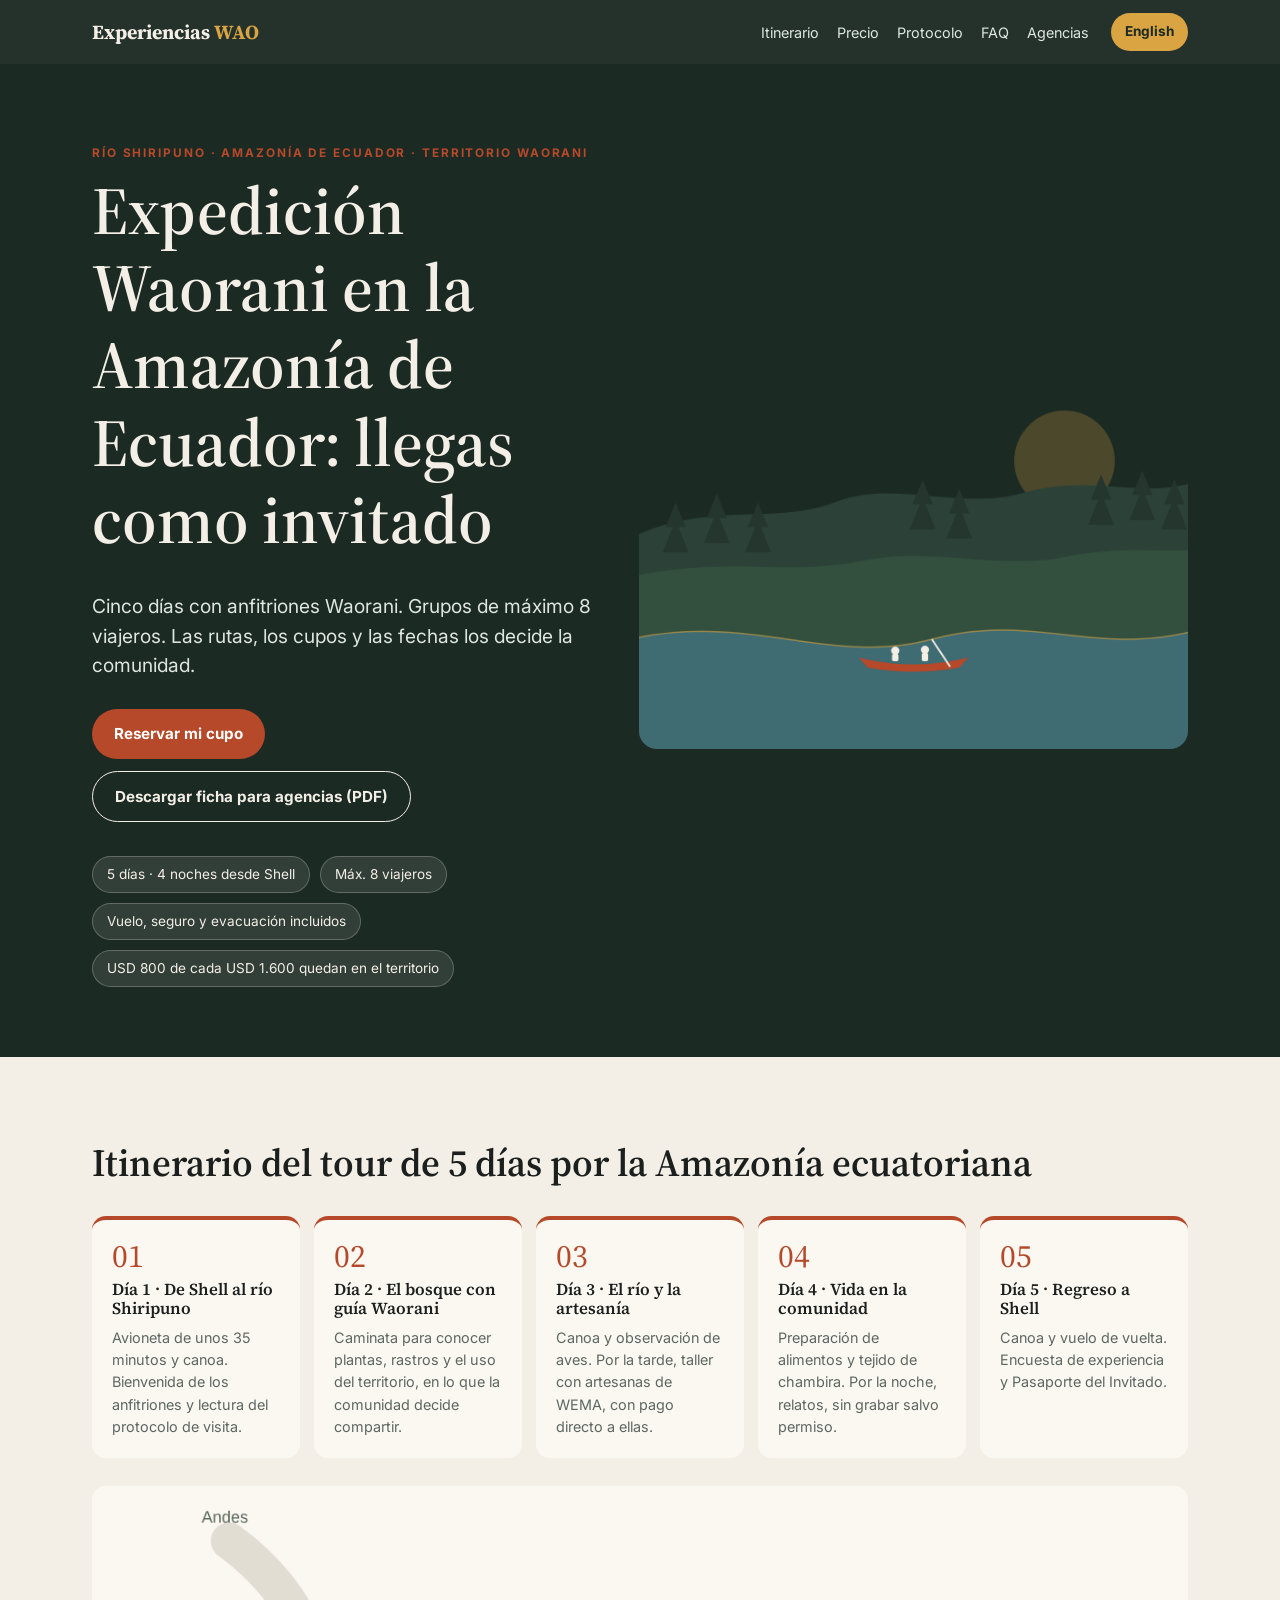
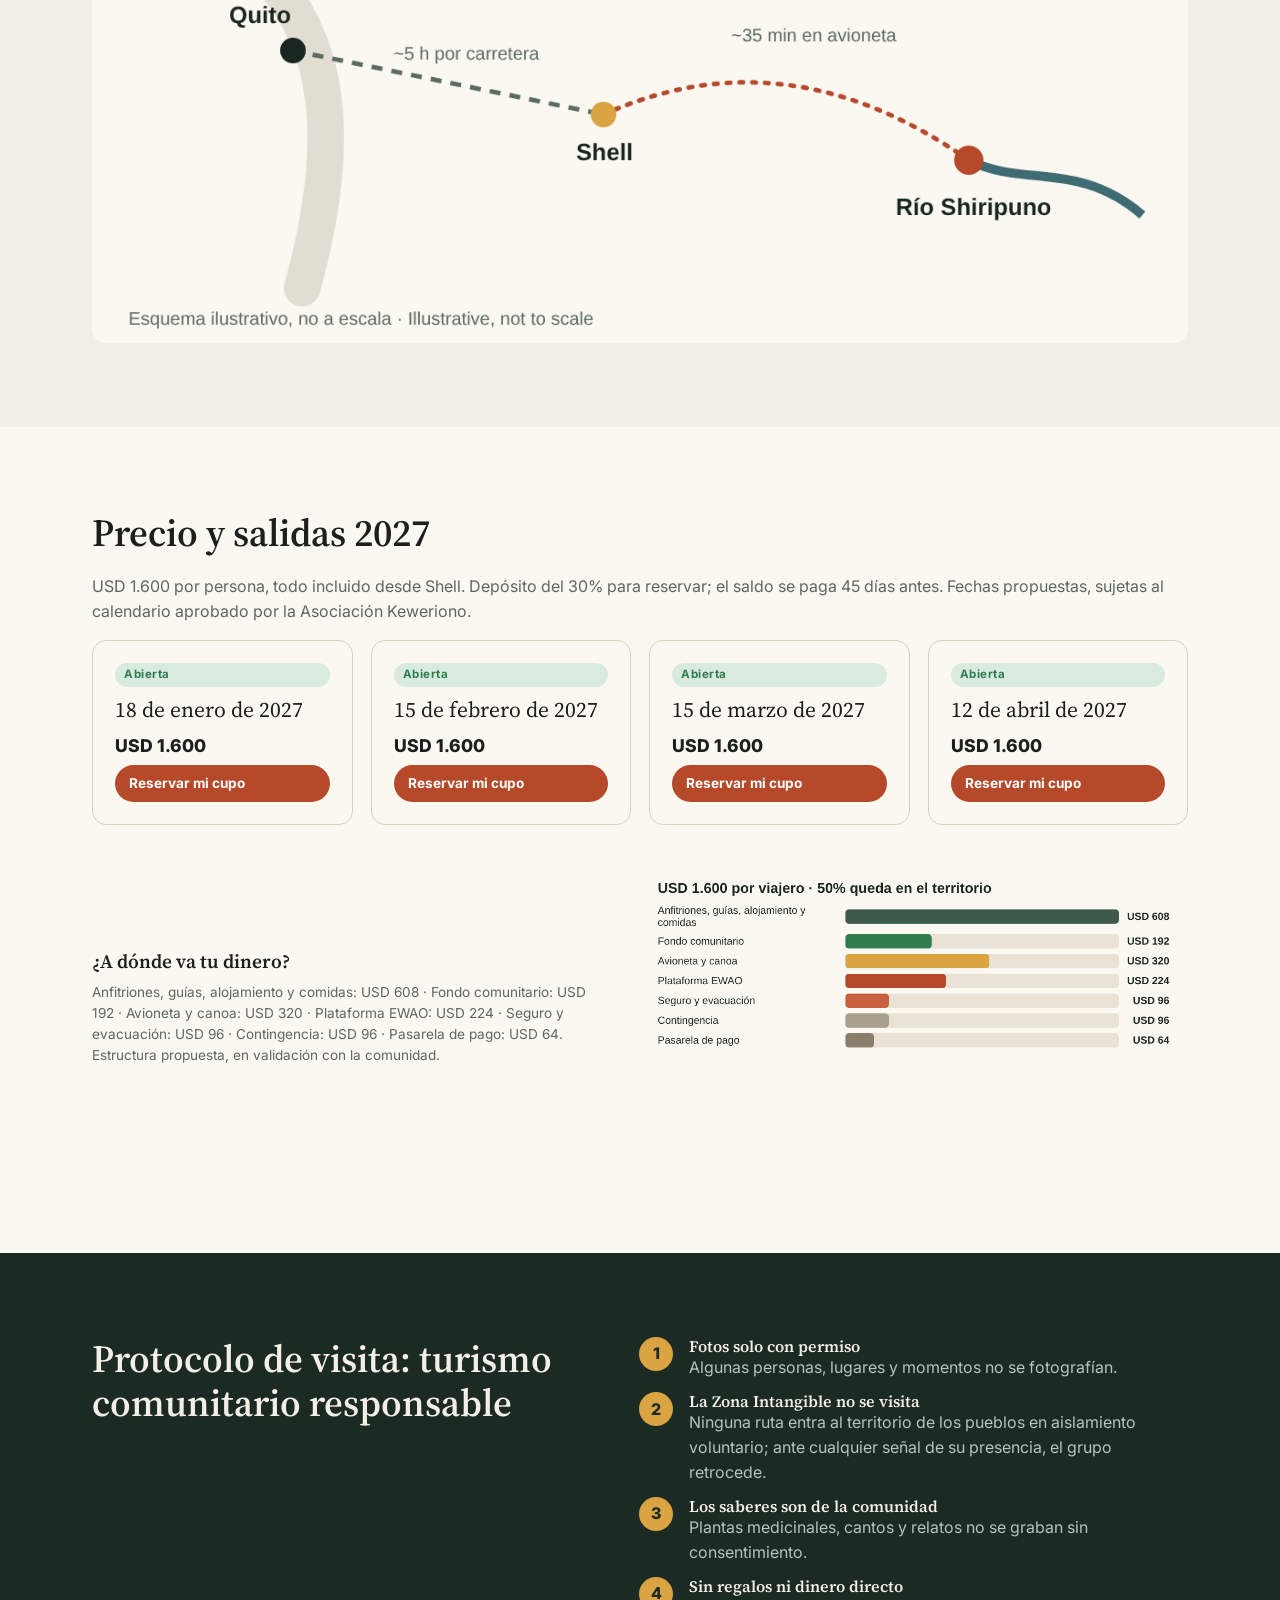
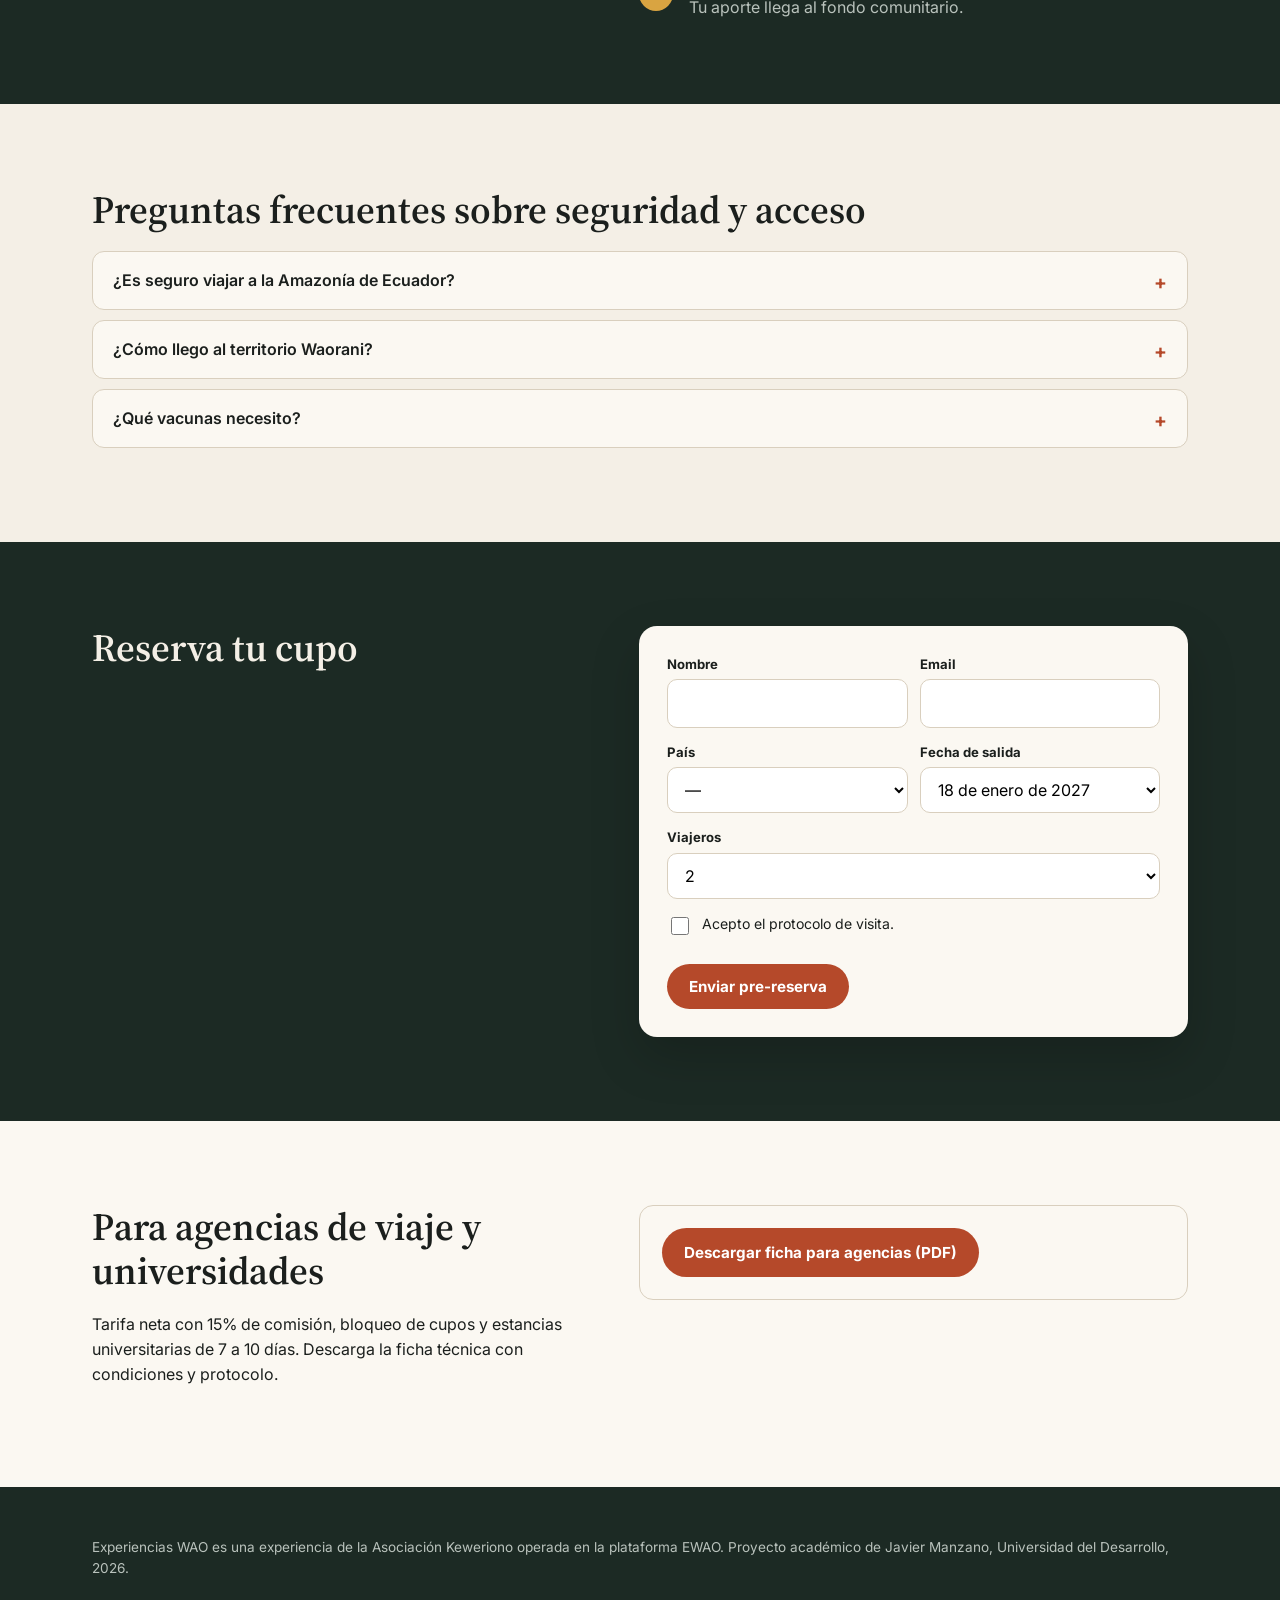
<file: index.html>
<!doctype html>
<html lang="es">
<head>
<!-- Google Tag Manager -->
<script>(function(w,d,s,l,i){w[l]=w[l]||[];w[l].push({'gtm.start':
new Date().getTime(),event:'gtm.js'});var f=d.getElementsByTagName(s)[0],
j=d.createElement(s),dl=l!='dataLayer'?'&l='+l:'';j.async=true;j.src=
'https://www.googletagmanager.com/gtm.js?id='+i+dl;f.parentNode.insertBefore(j,f);
})(window,document,'script','dataLayer','GTM-5H7TT5MQ');</script>
<!-- End Google Tag Manager -->
<meta charset="utf-8">
<meta name="viewport" content="width=device-width,initial-scale=1">
<title>Expedición Waorani en la Amazonía de Ecuador | WAO</title>
<meta name="description" content="Viaje de 5 días con anfitriones Waorani en el río Shiripuno, Amazonía de Ecuador. Grupos de máximo 8, vuelo desde Shell incluido y precio transparente.">
<link rel="canonical" href="https://jmanzano-debug.github.io/experiencias-wao/">
<link rel="alternate" hreflang="es" href="https://jmanzano-debug.github.io/experiencias-wao/">
<link rel="alternate" hreflang="en" href="https://jmanzano-debug.github.io/experiencias-wao/en/">
<link rel="alternate" hreflang="x-default" href="https://jmanzano-debug.github.io/experiencias-wao/">
<meta property="og:type" content="website">
<meta property="og:title" content="Expedición Waorani en la Amazonía de Ecuador | WAO">
<meta property="og:description" content="Viaje de 5 días con anfitriones Waorani en el río Shiripuno, Amazonía de Ecuador. Grupos de máximo 8, vuelo desde Shell incluido y precio transparente.">
<meta property="og:url" content="https://jmanzano-debug.github.io/experiencias-wao/">
<meta property="og:image" content="https://jmanzano-debug.github.io/experiencias-wao/assets/rio-shiripuno.png">
<meta property="og:locale" content="es_ES">
<meta name="robots" content="index,follow">
<link rel="preconnect" href="https://fonts.googleapis.com"><link rel="preconnect" href="https://fonts.gstatic.com" crossorigin>
<link href="https://fonts.googleapis.com/css2?family=Inter:wght@400;600;700;800&family=Source+Serif+4:wght@500;600;700&display=swap" rel="stylesheet">
<link rel="stylesheet" href="assets/style.css">
<script type="application/ld+json">{"@context": "https://schema.org", "@type": "TouristTrip", "name": "Expedición WAO 5 días en el río Shiripuno", "description": "Viaje de 5 días con anfitriones Waorani en el río Shiripuno, Amazonía de Ecuador. Grupos de máximo 8, vuelo desde Shell incluido y precio transparente.", "inLanguage": "es", "touristType": ["Cultural tourism", "Community-based tourism"], "provider": {"@type": "Organization", "name": "EWAO", "url": "https://ewaoproject.com/"}, "offers": {"@type": "Offer", "price": "1600", "priceCurrency": "USD", "availability": "https://schema.org/LimitedAvailability", "url": "https://jmanzano-debug.github.io/experiencias-wao/#reserva"}, "itinerary": {"@type": "ItemList", "itemListElement": [{"@type": "ListItem", "position": 1, "name": "Día 1 · De Shell al río Shiripuno"}, {"@type": "ListItem", "position": 2, "name": "Día 2 · El bosque con guía Waorani"}, {"@type": "ListItem", "position": 3, "name": "Día 3 · El río y la artesanía"}, {"@type": "ListItem", "position": 4, "name": "Día 4 · Vida en la comunidad"}, {"@type": "ListItem", "position": 5, "name": "Día 5 · Regreso a Shell"}]}}</script>
<script type="application/ld+json">{"@context": "https://schema.org", "@type": "FAQPage", "mainEntity": [{"@type": "Question", "name": "¿Es seguro viajar a la Amazonía de Ecuador?", "acceptedAnswer": {"@type": "Answer", "text": "EE.UU. mantiene a Ecuador en Nivel 2 (aviso del 18 de agosto de 2026); Pastaza y Orellana no están en los niveles 3 ni 4. Revisamos el aviso antes de cada salida y reprogramamos sin costo si cambia."}}, {"@type": "Question", "name": "¿Cómo llego al territorio Waorani?", "acceptedAnswer": {"@type": "Answer", "text": "Quito → Shell por carretera (unas 5 horas) → avioneta al río Shiripuno (unos 35 minutos, incluida) → canoa hasta la comunidad."}}, {"@type": "Question", "name": "¿Qué vacunas necesito?", "acceptedAnswer": {"@type": "Answer", "text": "Consulta a un médico de viajes. Para la Amazonía de Ecuador se recomienda la vacuna contra la fiebre amarilla."}}]}</script>
</head>
<body>
<!-- Google Tag Manager (noscript) -->
<noscript><iframe src="https://www.googletagmanager.com/ns.html?id=GTM-5H7TT5MQ" height="0" width="0" style="display:none;visibility:hidden"></iframe></noscript>
<!-- End Google Tag Manager (noscript) -->
<nav class="nav"><div class="wrap">
  <a class="brand" href="">Experiencias <span>WAO</span></a>
  <ul><li><a href="#itinerario">Itinerario</a></li><li><a href="#precio">Precio</a></li><li><a href="#protocolo">Protocolo</a></li><li><a href="#faq">FAQ</a></li><li><a href="#agencias">Agencias</a></li></ul>
  <a class="btn btn-gold btn-sm" href="en/" hreflang="en" data-cta="cambio_idioma">English</a>
</div></nav>
<header class="hero" id="top">
  <div class="wrap split" style="padding-top:80px;padding-bottom:70px;align-items:center">
    <div>
      <div class="eyebrow">Río Shiripuno · Amazonía de Ecuador · Territorio Waorani</div>
      <h1>Expedición Waorani en la Amazonía de Ecuador: llegas como invitado</h1>
      <p class="lead">Cinco días con anfitriones Waorani. Grupos de máximo 8 viajeros. Las rutas, los cupos y las fechas los decide la comunidad.</p>
      <div class="ctas"><a class="btn btn-clay" href="#reserva" data-cta="hero_reservar">Reservar mi cupo</a>
      <a class="btn btn-ghost" href="assets/kit-b2b-experiencias-wao.pdf" download data-download="kit_b2b">Descargar ficha para agencias (PDF)</a></div>
      <div class="chips"><span class="chip">5 días · 4 noches desde Shell</span><span class="chip">Máx. 8 viajeros</span><span class="chip">Vuelo, seguro y evacuación incluidos</span><span class="chip">USD 800 de cada USD 1.600 quedan en el territorio</span></div>
    </div>
    <img src="assets/rio-shiripuno.png" alt="Canoa en el río Shiripuno rodeada de selva amazónica en territorio Waorani, Ecuador" width="1200" height="800" style="border-radius:18px;width:100%;height:auto" fetchpriority="high">
  </div>
</header>
<main>
<section id="itinerario"><div class="wrap">
  <h2>Itinerario del tour de 5 días por la Amazonía ecuatoriana</h2>
  <div class="days"><article class="day"><div class="n">01</div><h3>Día 1 · De Shell al río Shiripuno</h3><p>Avioneta de unos 35 minutos y canoa. Bienvenida de los anfitriones y lectura del protocolo de visita.</p></article>
<article class="day"><div class="n">02</div><h3>Día 2 · El bosque con guía Waorani</h3><p>Caminata para conocer plantas, rastros y el uso del territorio, en lo que la comunidad decide compartir.</p></article>
<article class="day"><div class="n">03</div><h3>Día 3 · El río y la artesanía</h3><p>Canoa y observación de aves. Por la tarde, taller con artesanas de WEMA, con pago directo a ellas.</p></article>
<article class="day"><div class="n">04</div><h3>Día 4 · Vida en la comunidad</h3><p>Preparación de alimentos y tejido de chambira. Por la noche, relatos, sin grabar salvo permiso.</p></article>
<article class="day"><div class="n">05</div><h3>Día 5 · Regreso a Shell</h3><p>Canoa y vuelo de vuelta. Encuesta de experiencia y Pasaporte del Invitado.</p></article></div>
  <img src="assets/mapa-ruta.png" alt="Mapa de la ruta Quito, Shell y río Shiripuno en la Amazonía de Ecuador" width="1200" height="500" loading="lazy" style="margin-top:28px;border-radius:14px;width:100%;height:auto">
</div></section>
<section id="precio" class="paper"><div class="wrap">
  <h2>Precio y salidas 2027</h2>
  <p class="muted">USD 1.600 por persona, todo incluido desde Shell. Depósito del 30% para reservar; el saldo se paga 45 días antes. Fechas propuestas, sujetas al calendario aprobado por la Asociación Keweriono.</p>
  <div class="grid g4"><div class="card dep"><span class="tag ok">Abierta</span><div class="date">18 de enero de 2027</div><div class="price">USD 1.600</div><a class="btn btn-clay btn-sm" href="#reserva" data-cta="salida_1">Reservar mi cupo</a></div>
<div class="card dep"><span class="tag ok">Abierta</span><div class="date">15 de febrero de 2027</div><div class="price">USD 1.600</div><a class="btn btn-clay btn-sm" href="#reserva" data-cta="salida_2">Reservar mi cupo</a></div>
<div class="card dep"><span class="tag ok">Abierta</span><div class="date">15 de marzo de 2027</div><div class="price">USD 1.600</div><a class="btn btn-clay btn-sm" href="#reserva" data-cta="salida_3">Reservar mi cupo</a></div>
<div class="card dep"><span class="tag ok">Abierta</span><div class="date">12 de abril de 2027</div><div class="price">USD 1.600</div><a class="btn btn-clay btn-sm" href="#reserva" data-cta="salida_4">Reservar mi cupo</a></div></div>
  <div class="split" style="margin-top:36px;align-items:center">
    <div><h3>¿A dónde va tu dinero?</h3><p class="muted small">Anfitriones, guías, alojamiento y comidas: USD 608 · Fondo comunitario: USD 192 · Avioneta y canoa: USD 320 · Plataforma EWAO: USD 224 · Seguro y evacuación: USD 96 · Contingencia: USD 96 · Pasarela de pago: USD 64. Estructura propuesta, en validación con la comunidad.</p></div>
    <img src="assets/desglose-precio.png" alt="Gráfico del desglose del precio: 50% del valor del viaje queda en el territorio Waorani" width="1000" height="560" loading="lazy" style="border-radius:14px;width:100%;height:auto">
  </div>
</div></section>
<section id="protocolo" class="dark"><div class="wrap split">
  <h2>Protocolo de visita: turismo comunitario responsable</h2>
  <div class="rules"><div class="rule"><div><h3 style="font-size:1rem;margin:0">Fotos solo con permiso</h3><span class="muted">Algunas personas, lugares y momentos no se fotografían.</span></div></div>
<div class="rule"><div><h3 style="font-size:1rem;margin:0">La Zona Intangible no se visita</h3><span class="muted">Ninguna ruta entra al territorio de los pueblos en aislamiento voluntario; ante cualquier señal de su presencia, el grupo retrocede.</span></div></div>
<div class="rule"><div><h3 style="font-size:1rem;margin:0">Los saberes son de la comunidad</h3><span class="muted">Plantas medicinales, cantos y relatos no se graban sin consentimiento.</span></div></div>
<div class="rule"><div><h3 style="font-size:1rem;margin:0">Sin regalos ni dinero directo</h3><span class="muted">Tu aporte llega al fondo comunitario.</span></div></div></div>
</div></section>
<section id="faq"><div class="wrap">
  <h2>Preguntas frecuentes sobre seguridad y acceso</h2>
  <details><summary><h3 style="display:inline;font-size:1rem;font-family:var(--sans)">¿Es seguro viajar a la Amazonía de Ecuador?</h3></summary><p>EE.UU. mantiene a Ecuador en Nivel 2 (aviso del 18 de agosto de 2026); Pastaza y Orellana no están en los niveles 3 ni 4. Revisamos el aviso antes de cada salida y reprogramamos sin costo si cambia.</p></details>
<details><summary><h3 style="display:inline;font-size:1rem;font-family:var(--sans)">¿Cómo llego al territorio Waorani?</h3></summary><p>Quito → Shell por carretera (unas 5 horas) → avioneta al río Shiripuno (unos 35 minutos, incluida) → canoa hasta la comunidad.</p></details>
<details><summary><h3 style="display:inline;font-size:1rem;font-family:var(--sans)">¿Qué vacunas necesito?</h3></summary><p>Consulta a un médico de viajes. Para la Amazonía de Ecuador se recomienda la vacuna contra la fiebre amarilla.</p></details>
</div></section>
<section id="reserva" class="dark"><div class="wrap split">
  <h2>Reserva tu cupo</h2>
  <div class="formbox">
    <form id="form-reserva" novalidate>
      <div class="row2"><div class="field"><label for="n">Nombre</label><input id="n" name="name" required autocomplete="name"></div>
      <div class="field"><label for="e">Email</label><input id="e" name="email" type="email" required autocomplete="email"></div></div>
      <div class="row2"><div class="field"><label for="c">País</label><select id="c" name="country" required><option value="">—</option><option value="US">United States / Estados Unidos</option><option value="DE">Deutschland / Alemania</option><option value="ES">España / Spain</option><option value="GB">United Kingdom / Reino Unido</option><option value="CL">Chile</option><option value="OT">Otro / Other</option></select></div>
      <div class="field"><label for="dt">Fecha de salida</label><select id="dt" name="departure"><option>18 de enero de 2027</option><option>15 de febrero de 2027</option><option>15 de marzo de 2027</option><option>12 de abril de 2027</option></select></div></div>
      <div class="field"><label for="g">Viajeros</label><select id="g" name="group"><option>1</option><option selected>2</option><option>3</option><option>4</option><option>5</option><option>6</option><option>7</option><option>8</option></select></div>
      <label class="check"><input type="checkbox" name="protocol" required><span>Acepto el protocolo de visita.</span></label>
      <div class="err" id="err"></div>
      <button class="btn btn-clay" type="submit">Enviar pre-reserva</button>
    </form>
    <div class="result" id="ok"><h3>¡Gracias! Recibimos tu pre-reserva y te escribiremos en menos de 24 horas.</h3></div>
  </div>
</div></section>
<section id="agencias" class="paper"><div class="wrap split">
  <div><h2>Para agencias de viaje y universidades</h2><p>Tarifa neta con 15% de comisión, bloqueo de cupos y estancias universitarias de 7 a 10 días. Descarga la ficha técnica con condiciones y protocolo.</p></div>
  <div class="card"><a class="btn btn-clay" href="assets/kit-b2b-experiencias-wao.pdf" download data-download="kit_b2b">Descargar ficha para agencias (PDF)</a></div>
</div></section>
</main>
<footer><div class="wrap small">Experiencias WAO es una experiencia de la Asociación Keweriono operada en la plataforma EWAO. Proyecto académico de Javier Manzano, Universidad del Desarrollo, 2026.</div></footer>
<script>
/* Medición: cada acción empuja un evento al dataLayer; GTM lo envía a GA4. */
window.dataLayer = window.dataLayer || [];
var LANG = "es";
document.addEventListener("click", function (e) {
  var c = e.target.closest("[data-cta]");
  if (c) dataLayer.push({ event: "click_cta_reservar", cta_id: c.getAttribute("data-cta"), page_language: LANG });
  var dl = e.target.closest("[data-download]");
  if (dl) dataLayer.push({ event: "descarga_kit_b2b", file_name: "kit-b2b-experiencias-wao.pdf", page_language: LANG });
});
document.getElementById("form-reserva").addEventListener("submit", function (e) {
  e.preventDefault();
  var f = e.target, ok = true;
  f.querySelectorAll("[required]").forEach(function (x) {
    var bad = x.type === "checkbox" ? !x.checked : !x.value.trim() || (x.type === "email" && !/^\S+@\S+\.\S+$/.test(x.value));
    x.style.borderColor = bad ? "#a83a2a" : ""; if (bad) ok = false;
  });
  document.getElementById("err").textContent = ok ? "" : "Completa los campos obligatorios.";
  if (!ok) return;
  dataLayer.push({ event: "form_submit_reserva", form_id: "reserva_b2c", country: f.country.value, departure_date: f.departure.value, group_size: Number(f.group.value), value: 1600 * Number(f.group.value), currency: "USD", page_language: LANG });
  f.style.display = "none"; document.getElementById("ok").classList.add("show");
});
</script>
</body>
</html>
</file>
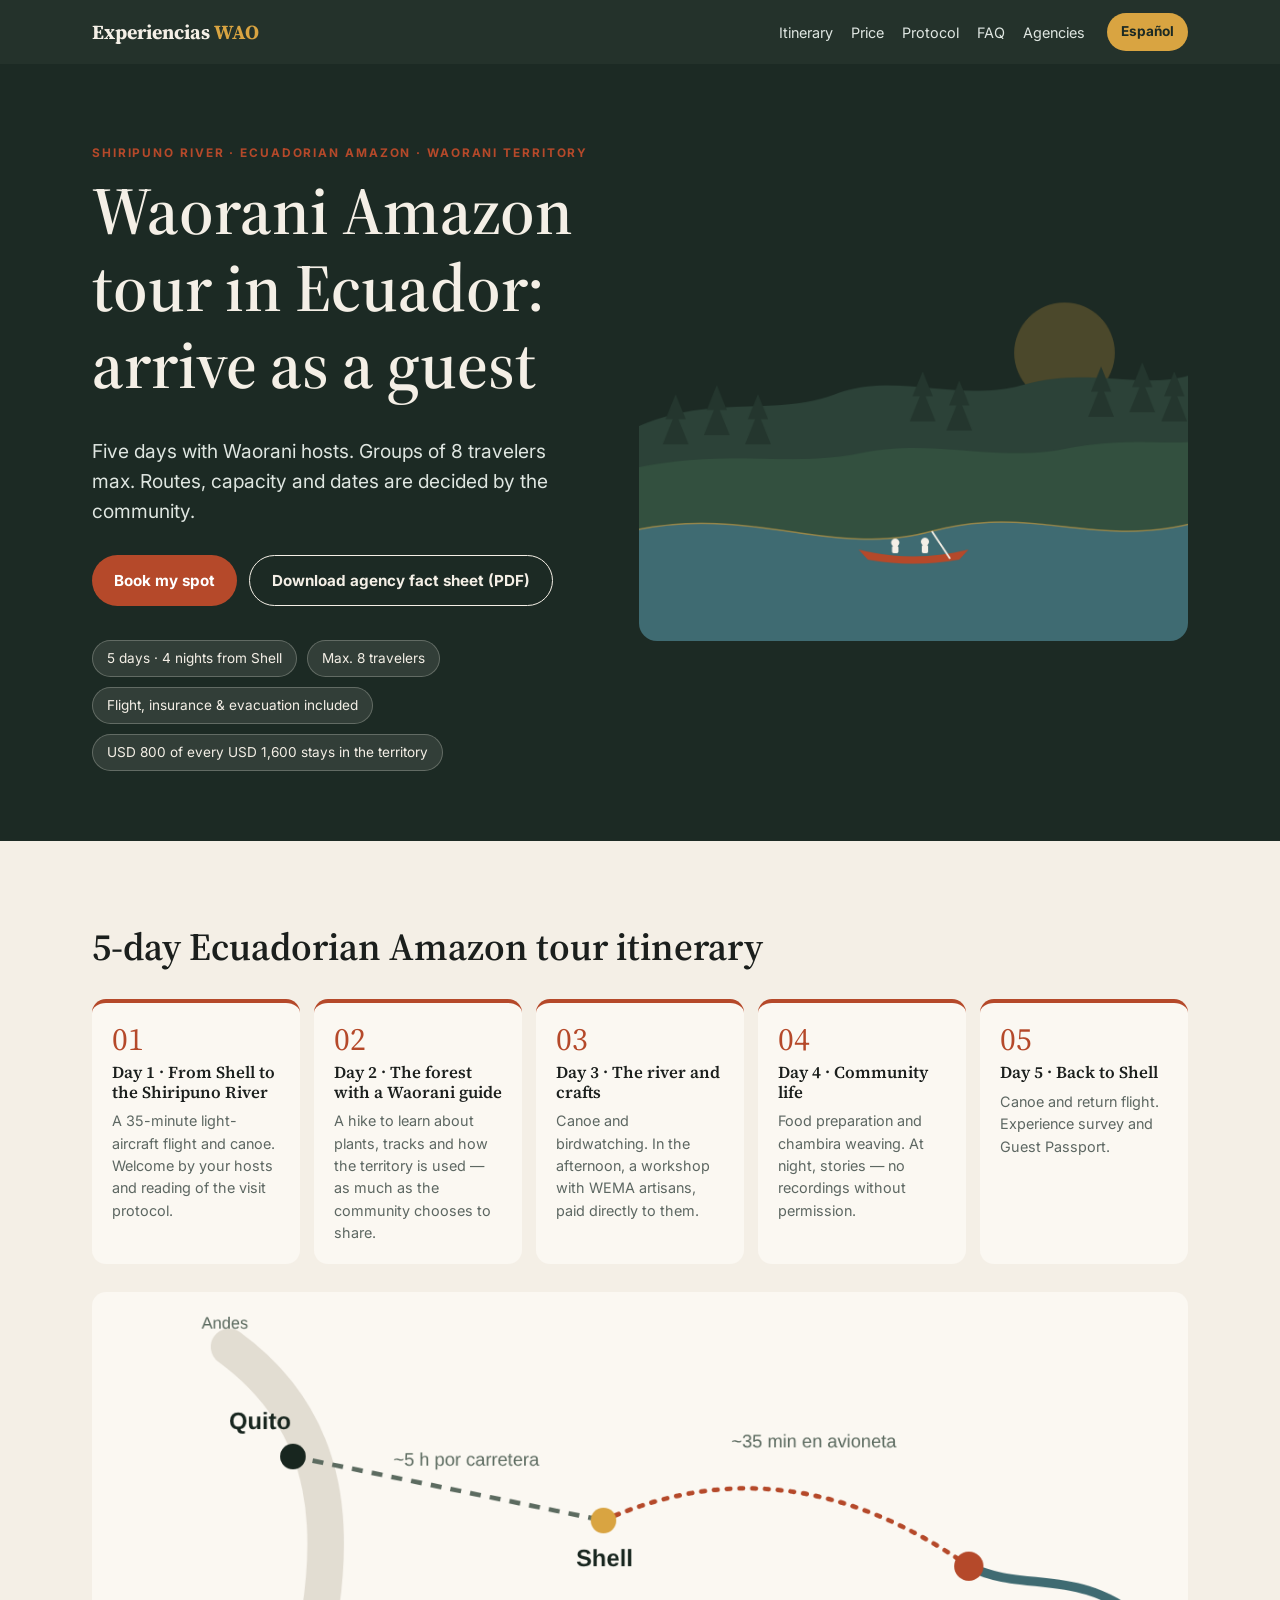
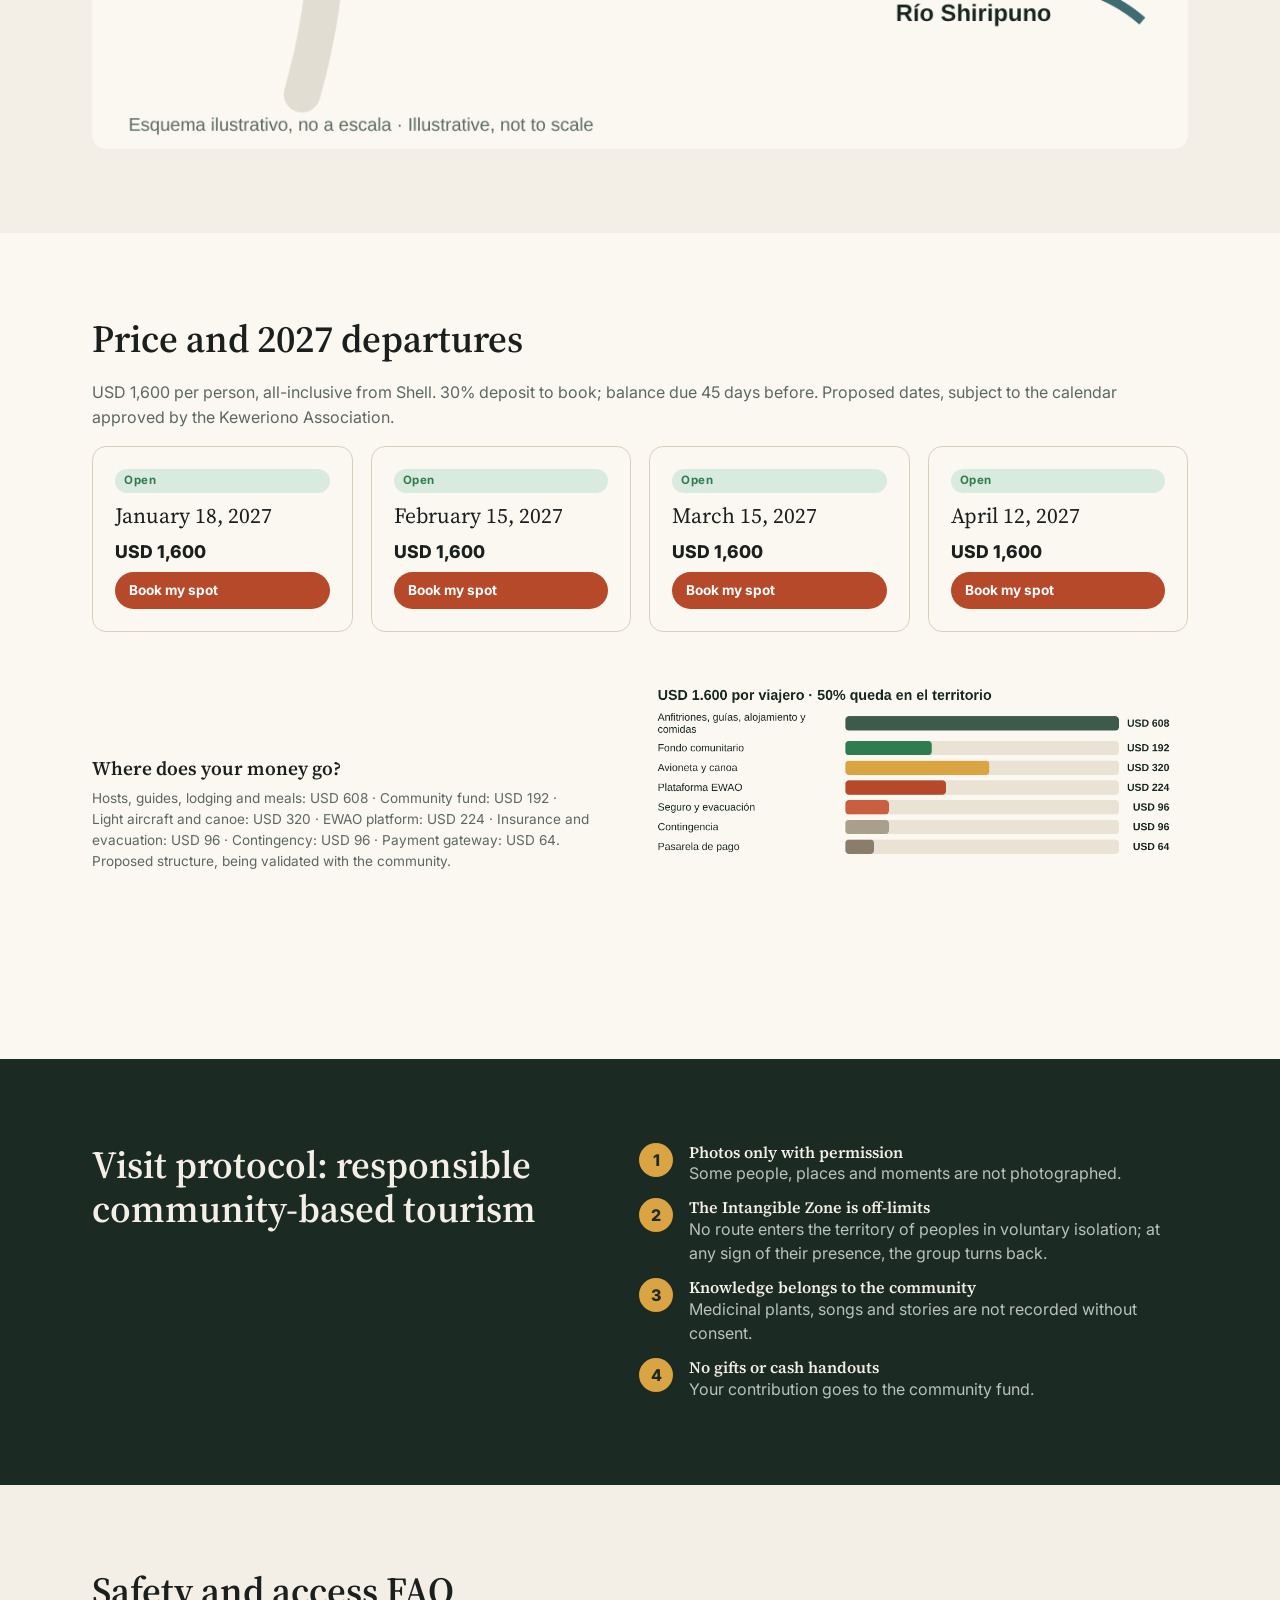
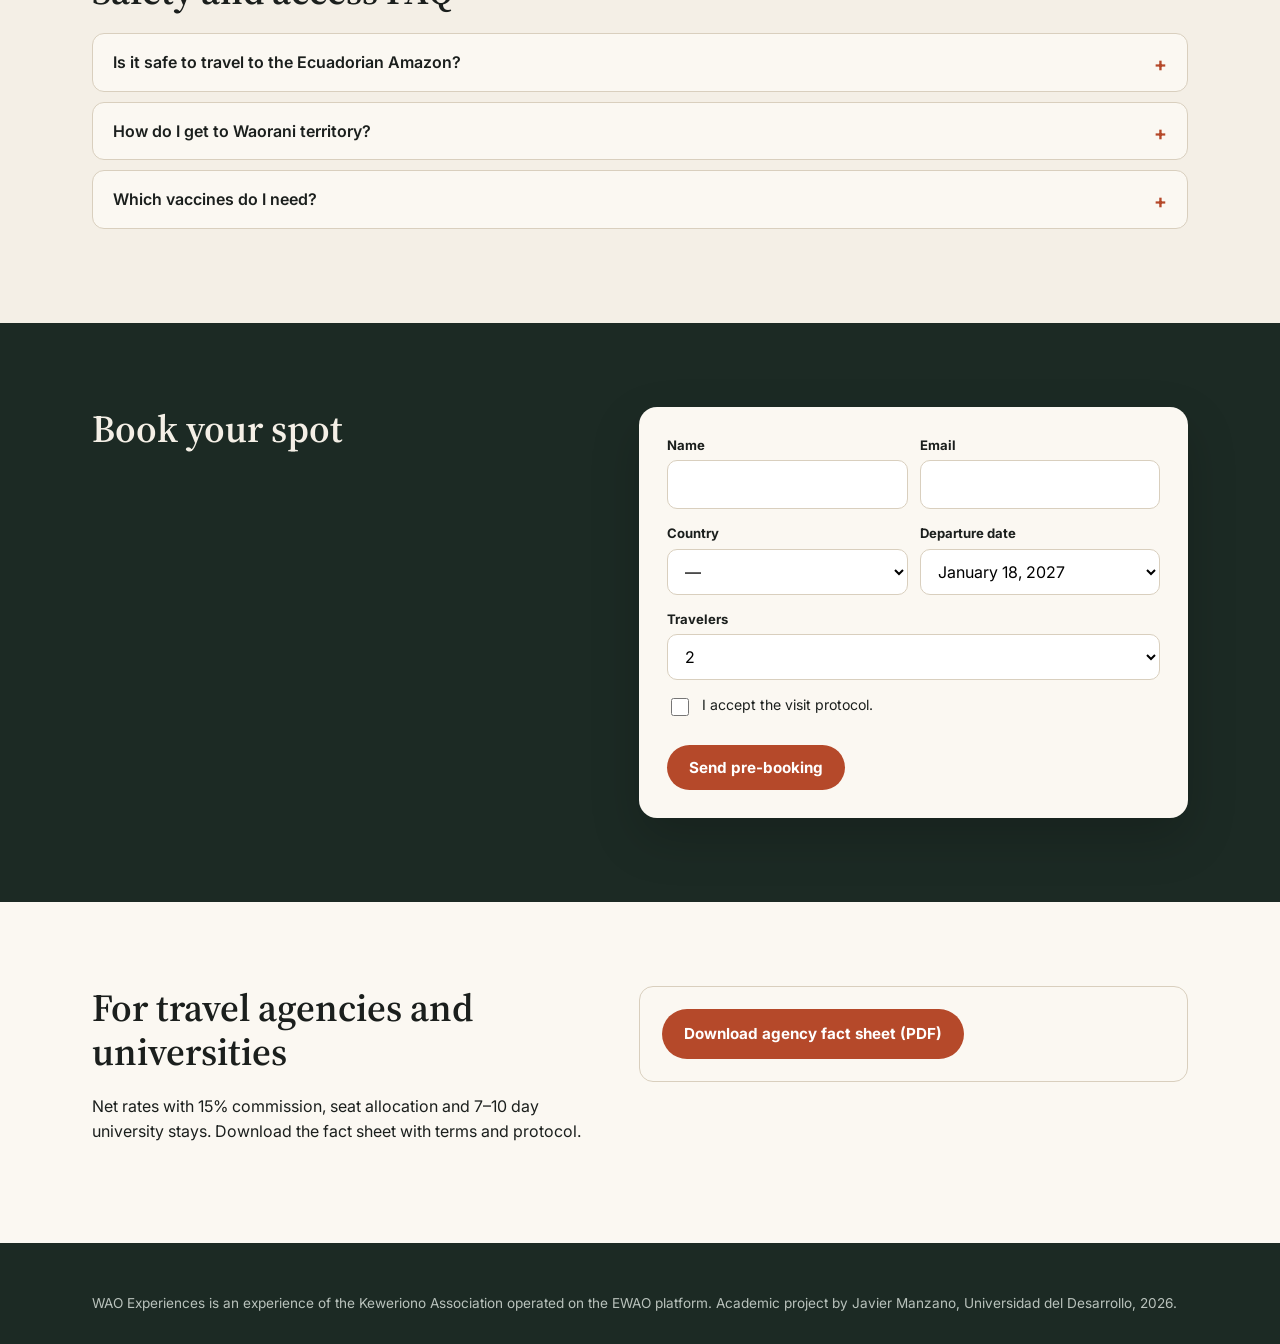
<file: en/index.html>
<!doctype html>
<html lang="en">
<head>
<!-- Google Tag Manager -->
<script>(function(w,d,s,l,i){w[l]=w[l]||[];w[l].push({'gtm.start':
new Date().getTime(),event:'gtm.js'});var f=d.getElementsByTagName(s)[0],
j=d.createElement(s),dl=l!='dataLayer'?'&l='+l:'';j.async=true;j.src=
'https://www.googletagmanager.com/gtm.js?id='+i+dl;f.parentNode.insertBefore(j,f);
})(window,document,'script','dataLayer','GTM-5H7TT5MQ');</script>
<!-- End Google Tag Manager -->
<meta charset="utf-8">
<meta name="viewport" content="width=device-width,initial-scale=1">
<title>Waorani Amazon Tour in Ecuador | 5-Day Community Expedition</title>
<meta name="description" content="5-day trip with Waorani hosts on the Shiripuno River in the Ecuadorian Amazon. Max 8 travelers, flight from Shell included and a transparent price.">
<link rel="canonical" href="https://jmanzano-debug.github.io/experiencias-wao/en/">
<link rel="alternate" hreflang="es" href="https://jmanzano-debug.github.io/experiencias-wao/">
<link rel="alternate" hreflang="en" href="https://jmanzano-debug.github.io/experiencias-wao/en/">
<link rel="alternate" hreflang="x-default" href="https://jmanzano-debug.github.io/experiencias-wao/">
<meta property="og:type" content="website">
<meta property="og:title" content="Waorani Amazon Tour in Ecuador | 5-Day Community Expedition">
<meta property="og:description" content="5-day trip with Waorani hosts on the Shiripuno River in the Ecuadorian Amazon. Max 8 travelers, flight from Shell included and a transparent price.">
<meta property="og:url" content="https://jmanzano-debug.github.io/experiencias-wao/en/">
<meta property="og:image" content="https://jmanzano-debug.github.io/experiencias-wao/assets/rio-shiripuno.png">
<meta property="og:locale" content="en_US">
<meta name="robots" content="index,follow">
<link rel="preconnect" href="https://fonts.googleapis.com"><link rel="preconnect" href="https://fonts.gstatic.com" crossorigin>
<link href="https://fonts.googleapis.com/css2?family=Inter:wght@400;600;700;800&family=Source+Serif+4:wght@500;600;700&display=swap" rel="stylesheet">
<link rel="stylesheet" href="../assets/style.css">
<script type="application/ld+json">{"@context": "https://schema.org", "@type": "TouristTrip", "name": "WAO Expedition 5 days on the Shiripuno River", "description": "5-day trip with Waorani hosts on the Shiripuno River in the Ecuadorian Amazon. Max 8 travelers, flight from Shell included and a transparent price.", "inLanguage": "en", "touristType": ["Cultural tourism", "Community-based tourism"], "provider": {"@type": "Organization", "name": "EWAO", "url": "https://ewaoproject.com/"}, "offers": {"@type": "Offer", "price": "1600", "priceCurrency": "USD", "availability": "https://schema.org/LimitedAvailability", "url": "https://jmanzano-debug.github.io/experiencias-wao/en/#reserva"}, "itinerary": {"@type": "ItemList", "itemListElement": [{"@type": "ListItem", "position": 1, "name": "Day 1 · From Shell to the Shiripuno River"}, {"@type": "ListItem", "position": 2, "name": "Day 2 · The forest with a Waorani guide"}, {"@type": "ListItem", "position": 3, "name": "Day 3 · The river and crafts"}, {"@type": "ListItem", "position": 4, "name": "Day 4 · Community life"}, {"@type": "ListItem", "position": 5, "name": "Day 5 · Back to Shell"}]}}</script>
<script type="application/ld+json">{"@context": "https://schema.org", "@type": "FAQPage", "mainEntity": [{"@type": "Question", "name": "Is it safe to travel to the Ecuadorian Amazon?", "acceptedAnswer": {"@type": "Answer", "text": "The U.S. keeps Ecuador at Level 2 (advisory of August 18, 2026); Pastaza and Orellana are not at Levels 3 or 4. We check the advisory before every departure and reschedule at no cost if it changes."}}, {"@type": "Question", "name": "How do I get to Waorani territory?", "acceptedAnswer": {"@type": "Answer", "text": "Quito → Shell by road (about 5 hours) → light aircraft to the Shiripuno River (about 35 minutes, included) → canoe to the community."}}, {"@type": "Question", "name": "Which vaccines do I need?", "acceptedAnswer": {"@type": "Answer", "text": "See a travel doctor. Yellow fever vaccination is recommended for the Ecuadorian Amazon."}}]}</script>
</head>
<body>
<!-- Google Tag Manager (noscript) -->
<noscript><iframe src="https://www.googletagmanager.com/ns.html?id=GTM-5H7TT5MQ" height="0" width="0" style="display:none;visibility:hidden"></iframe></noscript>
<!-- End Google Tag Manager (noscript) -->
<nav class="nav"><div class="wrap">
  <a class="brand" href="../en/">Experiencias <span>WAO</span></a>
  <ul><li><a href="#itinerario">Itinerary</a></li><li><a href="#precio">Price</a></li><li><a href="#protocolo">Protocol</a></li><li><a href="#faq">FAQ</a></li><li><a href="#agencias">Agencies</a></li></ul>
  <a class="btn btn-gold btn-sm" href="../" hreflang="es" data-cta="cambio_idioma">Español</a>
</div></nav>
<header class="hero" id="top">
  <div class="wrap split" style="padding-top:80px;padding-bottom:70px;align-items:center">
    <div>
      <div class="eyebrow">Shiripuno River · Ecuadorian Amazon · Waorani Territory</div>
      <h1>Waorani Amazon tour in Ecuador: arrive as a guest</h1>
      <p class="lead">Five days with Waorani hosts. Groups of 8 travelers max. Routes, capacity and dates are decided by the community.</p>
      <div class="ctas"><a class="btn btn-clay" href="#reserva" data-cta="hero_reservar">Book my spot</a>
      <a class="btn btn-ghost" href="../assets/kit-b2b-experiencias-wao.pdf" download data-download="kit_b2b">Download agency fact sheet (PDF)</a></div>
      <div class="chips"><span class="chip">5 days · 4 nights from Shell</span><span class="chip">Max. 8 travelers</span><span class="chip">Flight, insurance & evacuation included</span><span class="chip">USD 800 of every USD 1,600 stays in the territory</span></div>
    </div>
    <img src="../assets/rio-shiripuno.png" alt="Canoe on the Shiripuno River surrounded by Amazon rainforest in Waorani territory, Ecuador" width="1200" height="800" style="border-radius:18px;width:100%;height:auto" fetchpriority="high">
  </div>
</header>
<main>
<section id="itinerario"><div class="wrap">
  <h2>5-day Ecuadorian Amazon tour itinerary</h2>
  <div class="days"><article class="day"><div class="n">01</div><h3>Day 1 · From Shell to the Shiripuno River</h3><p>A 35-minute light-aircraft flight and canoe. Welcome by your hosts and reading of the visit protocol.</p></article>
<article class="day"><div class="n">02</div><h3>Day 2 · The forest with a Waorani guide</h3><p>A hike to learn about plants, tracks and how the territory is used — as much as the community chooses to share.</p></article>
<article class="day"><div class="n">03</div><h3>Day 3 · The river and crafts</h3><p>Canoe and birdwatching. In the afternoon, a workshop with WEMA artisans, paid directly to them.</p></article>
<article class="day"><div class="n">04</div><h3>Day 4 · Community life</h3><p>Food preparation and chambira weaving. At night, stories — no recordings without permission.</p></article>
<article class="day"><div class="n">05</div><h3>Day 5 · Back to Shell</h3><p>Canoe and return flight. Experience survey and Guest Passport.</p></article></div>
  <img src="../assets/mapa-ruta.png" alt="Route map from Quito to Shell and the Shiripuno River in the Ecuadorian Amazon" width="1200" height="500" loading="lazy" style="margin-top:28px;border-radius:14px;width:100%;height:auto">
</div></section>
<section id="precio" class="paper"><div class="wrap">
  <h2>Price and 2027 departures</h2>
  <p class="muted">USD 1,600 per person, all-inclusive from Shell. 30% deposit to book; balance due 45 days before. Proposed dates, subject to the calendar approved by the Keweriono Association.</p>
  <div class="grid g4"><div class="card dep"><span class="tag ok">Open</span><div class="date">January 18, 2027</div><div class="price">USD 1,600</div><a class="btn btn-clay btn-sm" href="#reserva" data-cta="salida_1">Book my spot</a></div>
<div class="card dep"><span class="tag ok">Open</span><div class="date">February 15, 2027</div><div class="price">USD 1,600</div><a class="btn btn-clay btn-sm" href="#reserva" data-cta="salida_2">Book my spot</a></div>
<div class="card dep"><span class="tag ok">Open</span><div class="date">March 15, 2027</div><div class="price">USD 1,600</div><a class="btn btn-clay btn-sm" href="#reserva" data-cta="salida_3">Book my spot</a></div>
<div class="card dep"><span class="tag ok">Open</span><div class="date">April 12, 2027</div><div class="price">USD 1,600</div><a class="btn btn-clay btn-sm" href="#reserva" data-cta="salida_4">Book my spot</a></div></div>
  <div class="split" style="margin-top:36px;align-items:center">
    <div><h3>Where does your money go?</h3><p class="muted small">Hosts, guides, lodging and meals: USD 608 · Community fund: USD 192 · Light aircraft and canoe: USD 320 · EWAO platform: USD 224 · Insurance and evacuation: USD 96 · Contingency: USD 96 · Payment gateway: USD 64. Proposed structure, being validated with the community.</p></div>
    <img src="../assets/desglose-precio.png" alt="Price breakdown chart: 50% of the trip price stays in the Waorani territory" width="1000" height="560" loading="lazy" style="border-radius:14px;width:100%;height:auto">
  </div>
</div></section>
<section id="protocolo" class="dark"><div class="wrap split">
  <h2>Visit protocol: responsible community-based tourism</h2>
  <div class="rules"><div class="rule"><div><h3 style="font-size:1rem;margin:0">Photos only with permission</h3><span class="muted">Some people, places and moments are not photographed.</span></div></div>
<div class="rule"><div><h3 style="font-size:1rem;margin:0">The Intangible Zone is off-limits</h3><span class="muted">No route enters the territory of peoples in voluntary isolation; at any sign of their presence, the group turns back.</span></div></div>
<div class="rule"><div><h3 style="font-size:1rem;margin:0">Knowledge belongs to the community</h3><span class="muted">Medicinal plants, songs and stories are not recorded without consent.</span></div></div>
<div class="rule"><div><h3 style="font-size:1rem;margin:0">No gifts or cash handouts</h3><span class="muted">Your contribution goes to the community fund.</span></div></div></div>
</div></section>
<section id="faq"><div class="wrap">
  <h2>Safety and access FAQ</h2>
  <details><summary><h3 style="display:inline;font-size:1rem;font-family:var(--sans)">Is it safe to travel to the Ecuadorian Amazon?</h3></summary><p>The U.S. keeps Ecuador at Level 2 (advisory of August 18, 2026); Pastaza and Orellana are not at Levels 3 or 4. We check the advisory before every departure and reschedule at no cost if it changes.</p></details>
<details><summary><h3 style="display:inline;font-size:1rem;font-family:var(--sans)">How do I get to Waorani territory?</h3></summary><p>Quito → Shell by road (about 5 hours) → light aircraft to the Shiripuno River (about 35 minutes, included) → canoe to the community.</p></details>
<details><summary><h3 style="display:inline;font-size:1rem;font-family:var(--sans)">Which vaccines do I need?</h3></summary><p>See a travel doctor. Yellow fever vaccination is recommended for the Ecuadorian Amazon.</p></details>
</div></section>
<section id="reserva" class="dark"><div class="wrap split">
  <h2>Book your spot</h2>
  <div class="formbox">
    <form id="form-reserva" novalidate>
      <div class="row2"><div class="field"><label for="n">Name</label><input id="n" name="name" required autocomplete="name"></div>
      <div class="field"><label for="e">Email</label><input id="e" name="email" type="email" required autocomplete="email"></div></div>
      <div class="row2"><div class="field"><label for="c">Country</label><select id="c" name="country" required><option value="">—</option><option value="US">United States / Estados Unidos</option><option value="DE">Deutschland / Alemania</option><option value="ES">España / Spain</option><option value="GB">United Kingdom / Reino Unido</option><option value="CL">Chile</option><option value="OT">Otro / Other</option></select></div>
      <div class="field"><label for="dt">Departure date</label><select id="dt" name="departure"><option>January 18, 2027</option><option>February 15, 2027</option><option>March 15, 2027</option><option>April 12, 2027</option></select></div></div>
      <div class="field"><label for="g">Travelers</label><select id="g" name="group"><option>1</option><option selected>2</option><option>3</option><option>4</option><option>5</option><option>6</option><option>7</option><option>8</option></select></div>
      <label class="check"><input type="checkbox" name="protocol" required><span>I accept the visit protocol.</span></label>
      <div class="err" id="err"></div>
      <button class="btn btn-clay" type="submit">Send pre-booking</button>
    </form>
    <div class="result" id="ok"><h3>Thank you! We received your pre-booking and will write to you within 24 hours.</h3></div>
  </div>
</div></section>
<section id="agencias" class="paper"><div class="wrap split">
  <div><h2>For travel agencies and universities</h2><p>Net rates with 15% commission, seat allocation and 7–10 day university stays. Download the fact sheet with terms and protocol.</p></div>
  <div class="card"><a class="btn btn-clay" href="../assets/kit-b2b-experiencias-wao.pdf" download data-download="kit_b2b">Download agency fact sheet (PDF)</a></div>
</div></section>
</main>
<footer><div class="wrap small">WAO Experiences is an experience of the Keweriono Association operated on the EWAO platform. Academic project by Javier Manzano, Universidad del Desarrollo, 2026.</div></footer>
<script>
/* Medición: cada acción empuja un evento al dataLayer; GTM lo envía a GA4. */
window.dataLayer = window.dataLayer || [];
var LANG = "en";
document.addEventListener("click", function (e) {
  var c = e.target.closest("[data-cta]");
  if (c) dataLayer.push({ event: "click_cta_reservar", cta_id: c.getAttribute("data-cta"), page_language: LANG });
  var dl = e.target.closest("[data-download]");
  if (dl) dataLayer.push({ event: "descarga_kit_b2b", file_name: "kit-b2b-experiencias-wao.pdf", page_language: LANG });
});
document.getElementById("form-reserva").addEventListener("submit", function (e) {
  e.preventDefault();
  var f = e.target, ok = true;
  f.querySelectorAll("[required]").forEach(function (x) {
    var bad = x.type === "checkbox" ? !x.checked : !x.value.trim() || (x.type === "email" && !/^\S+@\S+\.\S+$/.test(x.value));
    x.style.borderColor = bad ? "#a83a2a" : ""; if (bad) ok = false;
  });
  document.getElementById("err").textContent = ok ? "" : "Please complete the required fields.";
  if (!ok) return;
  dataLayer.push({ event: "form_submit_reserva", form_id: "reserva_b2c", country: f.country.value, departure_date: f.departure.value, group_size: Number(f.group.value), value: 1600 * Number(f.group.value), currency: "USD", page_language: LANG });
  f.style.display = "none"; document.getElementById("ok").classList.add("show");
});
</script>
</body>
</html>
</file>
<file: assets/style.css>
/* Experiencias WAO — MVP · paleta alineada con la presentación */
:root{
  --forest:#1c2a24; --forest-2:#24362e; --moss:#3d5a4a;
  --cream:#f4efe6; --paper:#fbf8f2; --sand:#e6dccb;
  --clay:#b5492a; --clay-2:#c8603f; --gold:#d9a441;
  --ink:#1b1f1d; --muted:#5d6762; --line:#d9cfbe;
  --ok:#2f7d4f; --warn:#c08a1e; --bad:#a83a2a;
  --serif:"Source Serif 4","Source Serif Pro",Georgia,"Times New Roman",serif;
  --sans:"Inter",system-ui,-apple-system,"Segoe UI",Roboto,Arial,sans-serif;
  --r:14px;
}
*{box-sizing:border-box}
html{scroll-behavior:smooth}
body{margin:0;font-family:var(--sans);color:var(--ink);background:var(--cream);line-height:1.55;font-size:16px}
img,svg{max-width:100%;display:block}
a{color:var(--clay)}
h1,h2,h3{font-family:var(--serif);font-weight:600;line-height:1.15;margin:0 0 .5em}
h1{font-size:clamp(2.4rem,5.5vw,4.2rem)}
h2{font-size:clamp(1.7rem,3.2vw,2.4rem)}
h3{font-size:1.2rem}
p{margin:0 0 1em}
.wrap{max-width:1140px;margin:0 auto;padding:0 22px}
.eyebrow{font-size:.74rem;letter-spacing:.16em;text-transform:uppercase;color:var(--clay);font-weight:700;margin-bottom:.8em}
.muted{color:var(--muted)}
.small{font-size:.85rem}
section{padding:84px 0}
.dark{background:var(--forest);color:var(--cream)}
.dark .eyebrow{color:var(--gold)}
.dark .muted{color:#b9c2bc}
.paper{background:var(--paper)}

/* NAV */
.nav{position:sticky;top:0;z-index:20;background:rgba(28,42,36,.96);backdrop-filter:blur(6px);color:var(--cream)}
.nav .wrap{display:flex;align-items:center;gap:22px;height:64px}
.brand{font-family:var(--serif);font-size:1.25rem;font-weight:700;color:var(--cream);text-decoration:none;white-space:nowrap}
.brand span{color:var(--gold)}
.nav ul{display:flex;gap:18px;list-style:none;margin:0 0 0 auto;padding:0}
.nav ul a{color:#dfe6e1;text-decoration:none;font-size:.9rem}
.nav ul a:hover{color:var(--gold)}
.lang{display:flex;border:1px solid #4b5f55;border-radius:999px;overflow:hidden}
.lang button{background:none;border:0;color:#cfd8d2;padding:6px 12px;font-weight:700;cursor:pointer;font-size:.8rem}
.lang button.on{background:var(--gold);color:var(--forest)}
@media(max-width:900px){.nav ul{display:none}.nav .lang{margin-left:auto}}

/* BUTTONS */
.btn{display:inline-flex;align-items:center;gap:8px;border:0;border-radius:999px;padding:13px 22px;font-weight:700;font-size:.95rem;cursor:pointer;text-decoration:none;transition:transform .15s,background .15s;font-family:var(--sans)}
.btn:hover{transform:translateY(-1px)}
.btn-clay{background:var(--clay);color:#fff}.btn-clay:hover{background:var(--clay-2)}
.btn-ghost{background:transparent;color:inherit;border:1.5px solid currentColor}
.btn-gold{background:var(--gold);color:var(--forest)}
.btn-sm{padding:8px 14px;font-size:.85rem}
.btn[disabled]{opacity:.5;cursor:not-allowed;transform:none}

/* HERO */
.hero{position:relative;background:var(--forest);color:var(--cream);padding:0;overflow:hidden}
.hero .art{position:absolute;inset:0;opacity:.9}
.hero .wrap{position:relative;padding-top:110px;padding-bottom:100px}
.hero p.lead{font-size:1.2rem;max-width:620px;color:#dfe6e1}
.hero .ctas{display:flex;gap:12px;flex-wrap:wrap;margin:28px 0 34px}
.chips{display:flex;flex-wrap:wrap;gap:10px}
.chip{background:rgba(244,239,230,.1);border:1px solid rgba(244,239,230,.25);padding:7px 14px;border-radius:999px;font-size:.85rem}
.host-strip{background:var(--forest-2);color:#cfd8d2;font-size:.9rem}
.host-strip .wrap{display:flex;gap:28px;flex-wrap:wrap;padding-top:16px;padding-bottom:16px;align-items:center}
.host-strip b{color:var(--gold)}

/* GRID / CARDS */
.grid{display:grid;gap:18px}
.g2{grid-template-columns:repeat(2,1fr)}.g3{grid-template-columns:repeat(3,1fr)}.g4{grid-template-columns:repeat(4,1fr)}
@media(max-width:900px){.g2,.g3,.g4{grid-template-columns:1fr}}
.card{background:var(--paper);border:1px solid var(--line);border-radius:var(--r);padding:22px}
.dark .card{background:var(--forest-2);border-color:#3a4c43}
.split{display:grid;grid-template-columns:1fr 1.1fr;gap:48px;align-items:start}
@media(max-width:900px){.split{grid-template-columns:1fr}}

/* ITINERARY */
.days{display:grid;grid-template-columns:repeat(5,1fr);gap:14px;margin-top:30px}
@media(max-width:900px){.days{grid-template-columns:1fr}}
.day{background:var(--paper);border-radius:var(--r);padding:20px;border-top:4px solid var(--clay)}
.day .n{font-family:var(--serif);font-size:2rem;color:var(--clay);line-height:1}
.day h3{margin-top:8px;font-size:1.05rem}
.day p{font-size:.9rem;color:var(--muted);margin:0}

/* DEPARTURES */
.cur{display:inline-flex;border:1px solid var(--line);border-radius:999px;overflow:hidden;margin-bottom:18px}
.cur button{border:0;background:none;padding:6px 14px;font-weight:700;cursor:pointer}
.cur button.on{background:var(--forest);color:var(--cream)}
.dep{display:flex;flex-direction:column;gap:6px}
.dep .date{font-family:var(--serif);font-size:1.35rem}
.seats{display:flex;gap:4px;margin:6px 0}
.seat{width:14px;height:14px;border-radius:50%;background:var(--moss)}
.seat.taken{background:var(--sand)}
.dep .price{font-weight:800;font-size:1.1rem}
.tag{display:inline-block;font-size:.72rem;font-weight:700;letter-spacing:.05em;padding:3px 9px;border-radius:999px;background:var(--sand);color:var(--forest)}
.tag.ok{background:#d9eadf;color:var(--ok)}.tag.warn{background:#f4e6c6;color:#8a5f0c}.tag.bad{background:#f2d6cf;color:var(--bad)}

/* WATERFALL */
.fall{display:flex;flex-direction:column;gap:10px;margin-top:10px}
.fall .row{display:grid;grid-template-columns:230px 1fr 90px;gap:12px;align-items:center;font-size:.92rem}
@media(max-width:700px){.fall .row{grid-template-columns:1fr 70px}.fall .bar{grid-column:1/-1}}
.fall .bar{height:22px;background:#e9e2d5;border-radius:6px;overflow:hidden}
.fall .bar i{display:block;height:100%;border-radius:6px}
.fall .val{text-align:right;font-weight:700}
.total-terr{margin-top:18px;padding:16px 18px;border-radius:var(--r);background:var(--forest);color:var(--cream);display:flex;justify-content:space-between;align-items:center;gap:12px;flex-wrap:wrap}
.total-terr b{font-family:var(--serif);font-size:1.8rem;color:var(--gold)}

/* PROTOCOL */
.rules{counter-reset:r;display:grid;gap:12px}
.rule{display:grid;grid-template-columns:38px 1fr;gap:12px;align-items:start}
.rule:before{counter-increment:r;content:counter(r);width:34px;height:34px;border-radius:50%;background:var(--gold);color:var(--forest);font-weight:800;display:grid;place-items:center}
.rule b{display:block}

/* FAQ */
details{background:var(--paper);border:1px solid var(--line);border-radius:12px;padding:16px 20px;margin-bottom:10px}
summary{cursor:pointer;font-weight:700;list-style:none}
summary::after{content:"+";float:right;color:var(--clay);font-size:1.2rem}
details[open] summary::after{content:"–"}
details p{margin:10px 0 0;color:var(--muted)}

/* FORMS */
.formbox{background:var(--paper);color:var(--ink);border-radius:18px;padding:28px;box-shadow:0 20px 50px rgba(0,0,0,.18)}
.steps{display:flex;gap:6px;margin-bottom:18px}
.steps i{flex:1;height:5px;border-radius:3px;background:var(--sand)}
.steps i.on{background:var(--clay)}
.field{margin-bottom:14px}
.field label{display:block;font-size:.82rem;font-weight:700;margin-bottom:5px}
.field input,.field select,.field textarea{width:100%;padding:11px 13px;border:1.5px solid var(--line);border-radius:10px;font:inherit;background:#fff}
.field input:focus,.field select:focus,.field textarea:focus{outline:none;border-color:var(--clay)}
.row2{display:grid;grid-template-columns:1fr 1fr;gap:12px}
@media(max-width:600px){.row2{grid-template-columns:1fr}}
.check{display:flex;gap:10px;align-items:flex-start;font-size:.88rem;margin-bottom:10px}
.check input{margin-top:4px;width:18px;height:18px;accent-color:var(--clay)}
.form-nav{display:flex;justify-content:space-between;gap:10px;margin-top:8px}
.tabs{display:flex;gap:8px;margin-bottom:16px;flex-wrap:wrap}
.tabs button{border:1.5px solid var(--line);background:#fff;border-radius:999px;padding:8px 14px;font-weight:700;cursor:pointer}
.tabs button.on{background:var(--forest);color:var(--cream);border-color:var(--forest)}
.result{display:none;text-align:left}
.result.show{display:block}
.score-pill{display:inline-flex;align-items:center;gap:8px;padding:6px 12px;border-radius:999px;font-weight:800;font-size:.9rem}
.hot{background:#f2d6cf;color:var(--bad)}.warm{background:#f4e6c6;color:#8a5f0c}.cold{background:#dde6ef;color:#2c5577}
.qrbox{display:flex;gap:18px;align-items:center;margin:16px 0;flex-wrap:wrap}
.qrbox canvas,.qrbox img{width:130px;height:130px;background:#fff;padding:6px;border-radius:10px;border:1px solid var(--line)}
.err{color:var(--bad);font-size:.85rem;min-height:1.2em}

/* TABLES */
table{width:100%;border-collapse:collapse;font-size:.88rem;background:var(--paper)}
th{background:var(--forest);color:var(--cream);text-align:left;padding:10px 12px;font-size:.78rem;letter-spacing:.04em}
td{padding:10px 12px;border-bottom:1px solid var(--line);vertical-align:top}
tr:nth-child(even) td{background:#f7f2e9}
.tbl{overflow-x:auto;border-radius:12px;border:1px solid var(--line)}

/* FOOTER */
footer{background:var(--forest);color:#b9c2bc;padding:50px 0 30px;font-size:.88rem}
footer a{color:var(--gold)}
footer .cols{display:grid;grid-template-columns:2fr 1fr 1fr;gap:30px}
@media(max-width:800px){footer .cols{grid-template-columns:1fr}}
.demo-badge{position:fixed;right:14px;bottom:14px;z-index:30;background:var(--gold);color:var(--forest);font-weight:800;font-size:.75rem;padding:7px 12px;border-radius:999px;box-shadow:0 6px 20px rgba(0,0,0,.2);text-decoration:none}

/* PASSPORT */
.passport{max-width:760px;margin:40px auto;background:var(--forest);color:var(--cream);border-radius:22px;overflow:hidden;box-shadow:0 30px 60px rgba(0,0,0,.25)}
.passport .top{padding:30px 32px;display:flex;justify-content:space-between;gap:20px;flex-wrap:wrap;border-bottom:1px dashed #4b5f55}
.passport .body{padding:28px 32px;background:var(--paper);color:var(--ink)}
.stamps{display:grid;grid-template-columns:repeat(3,1fr);gap:12px;margin:18px 0}
@media(max-width:600px){.stamps{grid-template-columns:repeat(2,1fr)}}
.stamp{border:2px dashed var(--line);border-radius:14px;padding:14px;text-align:center;min-height:110px;display:flex;flex-direction:column;justify-content:center;gap:4px;font-size:.85rem}
.stamp .ic{font-size:1.6rem}
.stamp.done{border:2px solid var(--clay);background:#fbe9e1;transform:rotate(-1.5deg)}
.stamp.done .st{color:var(--clay);font-weight:800}

/* CRM PANEL */
.kpis{display:grid;grid-template-columns:repeat(5,1fr);gap:14px;margin-bottom:24px}
@media(max-width:900px){.kpis{grid-template-columns:repeat(2,1fr)}}
.kpi{background:var(--paper);border:1px solid var(--line);border-radius:var(--r);padding:16px}
.kpi b{display:block;font-family:var(--serif);font-size:2rem;color:var(--forest)}
.funnel{display:grid;gap:8px}
.funnel .st{display:grid;grid-template-columns:120px 1fr 50px;gap:10px;align-items:center;font-size:.88rem}
.funnel .st .bar{height:20px;background:#e9e2d5;border-radius:5px;overflow:hidden}
.funnel .st .bar i{display:block;height:100%;background:var(--clay)}
.log{font-family:ui-monospace,Menlo,monospace;font-size:.8rem;background:#101814;color:#cfe3d6;border-radius:12px;padding:14px;max-height:280px;overflow:auto;white-space:pre-wrap}
@media print{.nav,.demo-badge,.noprint{display:none!important}body{background:#fff}.passport{box-shadow:none}}
[hidden]{display:none!important}
</file>
